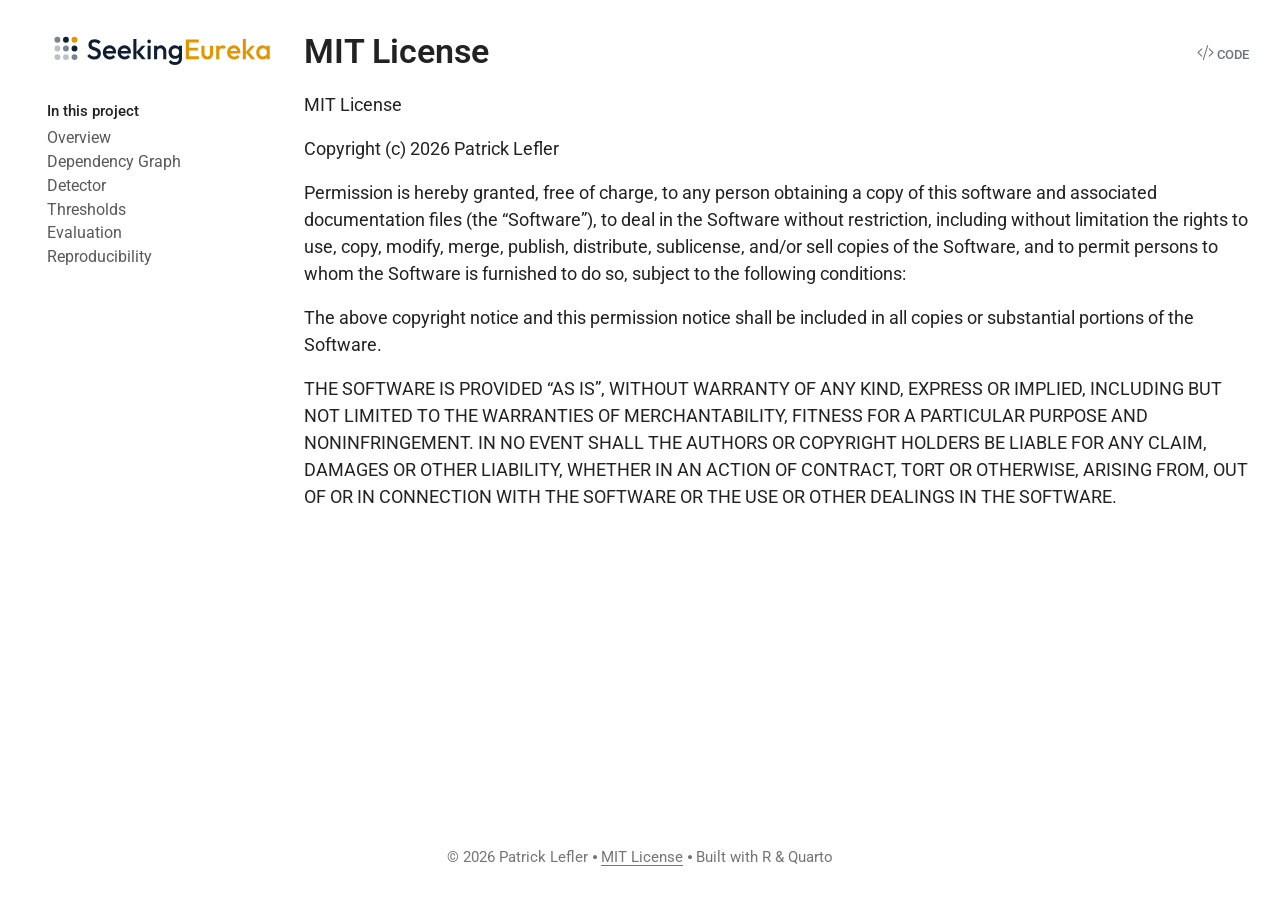
<file: docs/license.html>
<!DOCTYPE html>
<html xmlns="http://www.w3.org/1999/xhtml" lang="en" xml:lang="en"><head>

<meta charset="utf-8">
<meta name="generator" content="quarto-1.8.26">

<meta name="viewport" content="width=device-width, initial-scale=1.0, user-scalable=yes">


<title>MIT License – Cyber Anomaly Detection &amp; Dependency Risk</title>
<style>
code{white-space: pre-wrap;}
span.smallcaps{font-variant: small-caps;}
div.columns{display: flex; gap: min(4vw, 1.5em);}
div.column{flex: auto; overflow-x: auto;}
div.hanging-indent{margin-left: 1.5em; text-indent: -1.5em;}
ul.task-list{list-style: none;}
ul.task-list li input[type="checkbox"] {
  width: 0.8em;
  margin: 0 0.8em 0.2em -1em; /* quarto-specific, see https://github.com/quarto-dev/quarto-cli/issues/4556 */ 
  vertical-align: middle;
}
/* CSS for syntax highlighting */
html { -webkit-text-size-adjust: 100%; }
pre > code.sourceCode { white-space: pre; position: relative; }
pre > code.sourceCode > span { display: inline-block; line-height: 1.25; }
pre > code.sourceCode > span:empty { height: 1.2em; }
.sourceCode { overflow: visible; }
code.sourceCode > span { color: inherit; text-decoration: inherit; }
div.sourceCode { margin: 1em 0; }
pre.sourceCode { margin: 0; }
@media screen {
div.sourceCode { overflow: auto; }
}
@media print {
pre > code.sourceCode { white-space: pre-wrap; }
pre > code.sourceCode > span { text-indent: -5em; padding-left: 5em; }
}
pre.numberSource code
  { counter-reset: source-line 0; }
pre.numberSource code > span
  { position: relative; left: -4em; counter-increment: source-line; }
pre.numberSource code > span > a:first-child::before
  { content: counter(source-line);
    position: relative; left: -1em; text-align: right; vertical-align: baseline;
    border: none; display: inline-block;
    -webkit-touch-callout: none; -webkit-user-select: none;
    -khtml-user-select: none; -moz-user-select: none;
    -ms-user-select: none; user-select: none;
    padding: 0 4px; width: 4em;
  }
pre.numberSource { margin-left: 3em;  padding-left: 4px; }
div.sourceCode
  {   }
@media screen {
pre > code.sourceCode > span > a:first-child::before { text-decoration: underline; }
}
</style>


<script src="site_libs/quarto-nav/quarto-nav.js"></script>
<script src="site_libs/quarto-nav/headroom.min.js"></script>
<link href="./assets/images/favicon.svg" rel="icon" type="image/svg+xml">
<script src="site_libs/clipboard/clipboard.min.js"></script>
<script src="site_libs/quarto-html/quarto.js" type="module"></script>
<script src="site_libs/quarto-html/tabsets/tabsets.js" type="module"></script>
<script src="site_libs/quarto-html/axe/axe-check.js" type="module"></script>
<script src="site_libs/quarto-html/popper.min.js"></script>
<script src="site_libs/quarto-html/tippy.umd.min.js"></script>
<script src="site_libs/quarto-html/anchor.min.js"></script>
<link href="site_libs/quarto-html/tippy.css" rel="stylesheet">
<link href="site_libs/quarto-html/quarto-syntax-highlighting-f194567e5c6efeb013b28392ff62c8b4.css" rel="stylesheet" class="quarto-color-scheme" id="quarto-text-highlighting-styles">
<link href="site_libs/quarto-html/quarto-syntax-highlighting-dark-fee303ae6e2651b1828198bac5dac9d1.css" rel="stylesheet" class="quarto-color-scheme quarto-color-alternate" id="quarto-text-highlighting-styles">
<link href="site_libs/quarto-html/quarto-syntax-highlighting-f194567e5c6efeb013b28392ff62c8b4.css" rel="stylesheet" class="quarto-color-scheme-extra" id="quarto-text-highlighting-styles">
<script src="site_libs/bootstrap/bootstrap.min.js"></script>
<link href="site_libs/bootstrap/bootstrap-icons.css" rel="stylesheet">
<link href="site_libs/bootstrap/bootstrap-7a4d1d70176d107a1e293e9347671d6f.min.css" rel="stylesheet" append-hash="true" class="quarto-color-scheme" id="quarto-bootstrap" data-mode="light">
<link href="site_libs/bootstrap/bootstrap-dark-7a4d1d70176d107a1e293e9347671d6f.min.css" rel="stylesheet" append-hash="true" class="quarto-color-scheme quarto-color-alternate" id="quarto-bootstrap" data-mode="light">
<link href="site_libs/bootstrap/bootstrap-7a4d1d70176d107a1e293e9347671d6f.min.css" rel="stylesheet" append-hash="true" class="quarto-color-scheme-extra" id="quarto-bootstrap" data-mode="light">
<script id="quarto-search-options" type="application/json">{
  "language": {
    "search-no-results-text": "No results",
    "search-matching-documents-text": "matching documents",
    "search-copy-link-title": "Copy link to search",
    "search-hide-matches-text": "Hide additional matches",
    "search-more-match-text": "more match in this document",
    "search-more-matches-text": "more matches in this document",
    "search-clear-button-title": "Clear",
    "search-text-placeholder": "",
    "search-detached-cancel-button-title": "Cancel",
    "search-submit-button-title": "Submit",
    "search-label": "Search"
  }
}</script>
<style>html{ scroll-behavior: smooth; }</style>


</head>

<body class="nav-sidebar floating quarto-light">

<div id="quarto-search-results"></div>
  <header id="quarto-header" class="headroom fixed-top">
  <nav class="quarto-secondary-nav">
    <div class="container-fluid d-flex">
      <button type="button" class="quarto-btn-toggle btn" data-bs-toggle="collapse" role="button" data-bs-target=".quarto-sidebar-collapse-item" aria-controls="quarto-sidebar" aria-expanded="false" aria-label="Toggle sidebar navigation" onclick="if (window.quartoToggleHeadroom) { window.quartoToggleHeadroom(); }">
        <i class="bi bi-layout-text-sidebar-reverse"></i>
      </button>
        <nav class="quarto-page-breadcrumbs" aria-label="breadcrumb"><ol class="breadcrumb"><li class="breadcrumb-item">MIT License</li></ol></nav>
        <a class="flex-grow-1" role="navigation" data-bs-toggle="collapse" data-bs-target=".quarto-sidebar-collapse-item" aria-controls="quarto-sidebar" aria-expanded="false" aria-label="Toggle sidebar navigation" onclick="if (window.quartoToggleHeadroom) { window.quartoToggleHeadroom(); }">      
        </a>
    </div>
  </nav>
</header>
<!-- content -->
<div id="quarto-content" class="quarto-container page-columns page-rows-contents page-layout-full">
<!-- sidebar -->
  <nav id="quarto-sidebar" class="sidebar collapse collapse-horizontal quarto-sidebar-collapse-item sidebar-navigation floating overflow-auto">
    <div class="pt-lg-2 mt-2 text-left sidebar-header">
      <a href="./index.html" class="sidebar-logo-link">
      <img src="./assets/images/logo.svg" alt="Seeking Eureka" class="sidebar-logo light-content py-0 d-lg-inline d-none">
      <img src="./assets/images/logo.svg" alt="Seeking Eureka" class="sidebar-logo dark-content py-0 d-lg-inline d-none">
      </a>
      </div>
    <div class="sidebar-menu-container"> 
    <ul class="list-unstyled mt-1">
        <li class="sidebar-item">
  <div class="sidebar-item-container"> 
  <a href="./index.html" class="sidebar-item-text sidebar-link">
 <span class="menu-text">Overview</span></a>
  </div>
</li>
        <li class="sidebar-item">
  <div class="sidebar-item-container"> 
  <a href="./dependency-graph.html" class="sidebar-item-text sidebar-link">
 <span class="menu-text">Dependency Graph</span></a>
  </div>
</li>
        <li class="sidebar-item">
  <div class="sidebar-item-container"> 
  <a href="./detector.html" class="sidebar-item-text sidebar-link">
 <span class="menu-text">Detector</span></a>
  </div>
</li>
        <li class="sidebar-item">
  <div class="sidebar-item-container"> 
  <a href="./thresholds.html" class="sidebar-item-text sidebar-link">
 <span class="menu-text">Thresholds</span></a>
  </div>
</li>
        <li class="sidebar-item">
  <div class="sidebar-item-container"> 
  <a href="./evaluation.html" class="sidebar-item-text sidebar-link">
 <span class="menu-text">Evaluation</span></a>
  </div>
</li>
        <li class="sidebar-item">
  <div class="sidebar-item-container"> 
  <a href="./reproducibility.html" class="sidebar-item-text sidebar-link">
 <span class="menu-text">Reproducibility</span></a>
  </div>
</li>
    </ul>
    </div>
</nav>
<div id="quarto-sidebar-glass" class="quarto-sidebar-collapse-item" data-bs-toggle="collapse" data-bs-target=".quarto-sidebar-collapse-item"></div>
<!-- margin-sidebar -->
    
<!-- main -->
<main class="content column-page-right" id="quarto-document-content">

<header id="title-block-header" class="quarto-title-block default">
<div class="quarto-title">
<div class="quarto-title-block"><div><h1 class="title">MIT License</h1><button type="button" class="btn code-tools-button" id="quarto-code-tools-source"><i class="bi"></i> Code</button></div></div>
</div>



<div class="quarto-title-meta column-page-right">

    
  
    
  </div>
  


</header>


<p>MIT License</p>
<p>Copyright (c) 2026 Patrick Lefler</p>
<p>Permission is hereby granted, free of charge, to any person obtaining a copy of this software and associated documentation files (the “Software”), to deal in the Software without restriction, including without limitation the rights to use, copy, modify, merge, publish, distribute, sublicense, and/or sell copies of the Software, and to permit persons to whom the Software is furnished to do so, subject to the following conditions:</p>
<p>The above copyright notice and this permission notice shall be included in all copies or substantial portions of the Software.</p>
<p>THE SOFTWARE IS PROVIDED “AS IS”, WITHOUT WARRANTY OF ANY KIND, EXPRESS OR IMPLIED, INCLUDING BUT NOT LIMITED TO THE WARRANTIES OF MERCHANTABILITY, FITNESS FOR A PARTICULAR PURPOSE AND NONINFRINGEMENT. IN NO EVENT SHALL THE AUTHORS OR COPYRIGHT HOLDERS BE LIABLE FOR ANY CLAIM, DAMAGES OR OTHER LIABILITY, WHETHER IN AN ACTION OF CONTRACT, TORT OR OTHERWISE, ARISING FROM, OUT OF OR IN CONNECTION WITH THE SOFTWARE OR THE USE OR OTHER DEALINGS IN THE SOFTWARE.</p>


<!-- -->


</main> <!-- /main -->
<script id="quarto-html-after-body" type="application/javascript">
  window.document.addEventListener("DOMContentLoaded", function (event) {
    const icon = "";
    const anchorJS = new window.AnchorJS();
    anchorJS.options = {
      placement: 'right',
      icon: icon
    };
    anchorJS.add('.anchored');
    const isCodeAnnotation = (el) => {
      for (const clz of el.classList) {
        if (clz.startsWith('code-annotation-')) {                     
          return true;
        }
      }
      return false;
    }
    const onCopySuccess = function(e) {
      // button target
      const button = e.trigger;
      // don't keep focus
      button.blur();
      // flash "checked"
      button.classList.add('code-copy-button-checked');
      var currentTitle = button.getAttribute("title");
      button.setAttribute("title", "Copied!");
      let tooltip;
      if (window.bootstrap) {
        button.setAttribute("data-bs-toggle", "tooltip");
        button.setAttribute("data-bs-placement", "left");
        button.setAttribute("data-bs-title", "Copied!");
        tooltip = new bootstrap.Tooltip(button, 
          { trigger: "manual", 
            customClass: "code-copy-button-tooltip",
            offset: [0, -8]});
        tooltip.show();    
      }
      setTimeout(function() {
        if (tooltip) {
          tooltip.hide();
          button.removeAttribute("data-bs-title");
          button.removeAttribute("data-bs-toggle");
          button.removeAttribute("data-bs-placement");
        }
        button.setAttribute("title", currentTitle);
        button.classList.remove('code-copy-button-checked');
      }, 1000);
      // clear code selection
      e.clearSelection();
    }
    const getTextToCopy = function(trigger) {
      const outerScaffold = trigger.parentElement.cloneNode(true);
      const codeEl = outerScaffold.querySelector('code');
      for (const childEl of codeEl.children) {
        if (isCodeAnnotation(childEl)) {
          childEl.remove();
        }
      }
      return codeEl.innerText;
    }
    const clipboard = new window.ClipboardJS('.code-copy-button:not([data-in-quarto-modal])', {
      text: getTextToCopy
    });
    clipboard.on('success', onCopySuccess);
    if (window.document.getElementById('quarto-embedded-source-code-modal')) {
      const clipboardModal = new window.ClipboardJS('.code-copy-button[data-in-quarto-modal]', {
        text: getTextToCopy,
        container: window.document.getElementById('quarto-embedded-source-code-modal')
      });
      clipboardModal.on('success', onCopySuccess);
    }
    const viewSource = window.document.getElementById('quarto-view-source') ||
                       window.document.getElementById('quarto-code-tools-source');
    if (viewSource) {
      const sourceUrl = viewSource.getAttribute("data-quarto-source-url");
      viewSource.addEventListener("click", function(e) {
        if (sourceUrl) {
          // rstudio viewer pane
          if (/\bcapabilities=\b/.test(window.location)) {
            window.open(sourceUrl);
          } else {
            window.location.href = sourceUrl;
          }
        } else {
          const modal = new bootstrap.Modal(document.getElementById('quarto-embedded-source-code-modal'));
          modal.show();
        }
        return false;
      });
    }
    function toggleCodeHandler(show) {
      return function(e) {
        const detailsSrc = window.document.querySelectorAll(".cell > details > .sourceCode");
        for (let i=0; i<detailsSrc.length; i++) {
          const details = detailsSrc[i].parentElement;
          if (show) {
            details.open = true;
          } else {
            details.removeAttribute("open");
          }
        }
        const cellCodeDivs = window.document.querySelectorAll(".cell > .sourceCode");
        const fromCls = show ? "hidden" : "unhidden";
        const toCls = show ? "unhidden" : "hidden";
        for (let i=0; i<cellCodeDivs.length; i++) {
          const codeDiv = cellCodeDivs[i];
          if (codeDiv.classList.contains(fromCls)) {
            codeDiv.classList.remove(fromCls);
            codeDiv.classList.add(toCls);
          } 
        }
        return false;
      }
    }
    const hideAllCode = window.document.getElementById("quarto-hide-all-code");
    if (hideAllCode) {
      hideAllCode.addEventListener("click", toggleCodeHandler(false));
    }
    const showAllCode = window.document.getElementById("quarto-show-all-code");
    if (showAllCode) {
      showAllCode.addEventListener("click", toggleCodeHandler(true));
    }
      var localhostRegex = new RegExp(/^(?:http|https):\/\/localhost\:?[0-9]*\//);
      var mailtoRegex = new RegExp(/^mailto:/);
        var filterRegex = new RegExp('/' + window.location.host + '/');
      var isInternal = (href) => {
          return filterRegex.test(href) || localhostRegex.test(href) || mailtoRegex.test(href);
      }
      // Inspect non-navigation links and adorn them if external
     var links = window.document.querySelectorAll('a[href]:not(.nav-link):not(.navbar-brand):not(.toc-action):not(.sidebar-link):not(.sidebar-item-toggle):not(.pagination-link):not(.no-external):not([aria-hidden]):not(.dropdown-item):not(.quarto-navigation-tool):not(.about-link)');
      for (var i=0; i<links.length; i++) {
        const link = links[i];
        if (!isInternal(link.href)) {
          // undo the damage that might have been done by quarto-nav.js in the case of
          // links that we want to consider external
          if (link.dataset.originalHref !== undefined) {
            link.href = link.dataset.originalHref;
          }
        }
      }
    function tippyHover(el, contentFn, onTriggerFn, onUntriggerFn) {
      const config = {
        allowHTML: true,
        maxWidth: 500,
        delay: 100,
        arrow: false,
        appendTo: function(el) {
            return el.parentElement;
        },
        interactive: true,
        interactiveBorder: 10,
        theme: 'quarto',
        placement: 'bottom-start',
      };
      if (contentFn) {
        config.content = contentFn;
      }
      if (onTriggerFn) {
        config.onTrigger = onTriggerFn;
      }
      if (onUntriggerFn) {
        config.onUntrigger = onUntriggerFn;
      }
      window.tippy(el, config); 
    }
    const noterefs = window.document.querySelectorAll('a[role="doc-noteref"]');
    for (var i=0; i<noterefs.length; i++) {
      const ref = noterefs[i];
      tippyHover(ref, function() {
        // use id or data attribute instead here
        let href = ref.getAttribute('data-footnote-href') || ref.getAttribute('href');
        try { href = new URL(href).hash; } catch {}
        const id = href.replace(/^#\/?/, "");
        const note = window.document.getElementById(id);
        if (note) {
          return note.innerHTML;
        } else {
          return "";
        }
      });
    }
    const xrefs = window.document.querySelectorAll('a.quarto-xref');
    const processXRef = (id, note) => {
      // Strip column container classes
      const stripColumnClz = (el) => {
        el.classList.remove("page-full", "page-columns");
        if (el.children) {
          for (const child of el.children) {
            stripColumnClz(child);
          }
        }
      }
      stripColumnClz(note)
      if (id === null || id.startsWith('sec-')) {
        // Special case sections, only their first couple elements
        const container = document.createElement("div");
        if (note.children && note.children.length > 2) {
          container.appendChild(note.children[0].cloneNode(true));
          for (let i = 1; i < note.children.length; i++) {
            const child = note.children[i];
            if (child.tagName === "P" && child.innerText === "") {
              continue;
            } else {
              container.appendChild(child.cloneNode(true));
              break;
            }
          }
          if (window.Quarto?.typesetMath) {
            window.Quarto.typesetMath(container);
          }
          return container.innerHTML
        } else {
          if (window.Quarto?.typesetMath) {
            window.Quarto.typesetMath(note);
          }
          return note.innerHTML;
        }
      } else {
        // Remove any anchor links if they are present
        const anchorLink = note.querySelector('a.anchorjs-link');
        if (anchorLink) {
          anchorLink.remove();
        }
        if (window.Quarto?.typesetMath) {
          window.Quarto.typesetMath(note);
        }
        if (note.classList.contains("callout")) {
          return note.outerHTML;
        } else {
          return note.innerHTML;
        }
      }
    }
    for (var i=0; i<xrefs.length; i++) {
      const xref = xrefs[i];
      tippyHover(xref, undefined, function(instance) {
        instance.disable();
        let url = xref.getAttribute('href');
        let hash = undefined; 
        if (url.startsWith('#')) {
          hash = url;
        } else {
          try { hash = new URL(url).hash; } catch {}
        }
        if (hash) {
          const id = hash.replace(/^#\/?/, "");
          const note = window.document.getElementById(id);
          if (note !== null) {
            try {
              const html = processXRef(id, note.cloneNode(true));
              instance.setContent(html);
            } finally {
              instance.enable();
              instance.show();
            }
          } else {
            // See if we can fetch this
            fetch(url.split('#')[0])
            .then(res => res.text())
            .then(html => {
              const parser = new DOMParser();
              const htmlDoc = parser.parseFromString(html, "text/html");
              const note = htmlDoc.getElementById(id);
              if (note !== null) {
                const html = processXRef(id, note);
                instance.setContent(html);
              } 
            }).finally(() => {
              instance.enable();
              instance.show();
            });
          }
        } else {
          // See if we can fetch a full url (with no hash to target)
          // This is a special case and we should probably do some content thinning / targeting
          fetch(url)
          .then(res => res.text())
          .then(html => {
            const parser = new DOMParser();
            const htmlDoc = parser.parseFromString(html, "text/html");
            const note = htmlDoc.querySelector('main.content');
            if (note !== null) {
              // This should only happen for chapter cross references
              // (since there is no id in the URL)
              // remove the first header
              if (note.children.length > 0 && note.children[0].tagName === "HEADER") {
                note.children[0].remove();
              }
              const html = processXRef(null, note);
              instance.setContent(html);
            } 
          }).finally(() => {
            instance.enable();
            instance.show();
          });
        }
      }, function(instance) {
      });
    }
        let selectedAnnoteEl;
        const selectorForAnnotation = ( cell, annotation) => {
          let cellAttr = 'data-code-cell="' + cell + '"';
          let lineAttr = 'data-code-annotation="' +  annotation + '"';
          const selector = 'span[' + cellAttr + '][' + lineAttr + ']';
          return selector;
        }
        const selectCodeLines = (annoteEl) => {
          const doc = window.document;
          const targetCell = annoteEl.getAttribute("data-target-cell");
          const targetAnnotation = annoteEl.getAttribute("data-target-annotation");
          const annoteSpan = window.document.querySelector(selectorForAnnotation(targetCell, targetAnnotation));
          const lines = annoteSpan.getAttribute("data-code-lines").split(",");
          const lineIds = lines.map((line) => {
            return targetCell + "-" + line;
          })
          let top = null;
          let height = null;
          let parent = null;
          if (lineIds.length > 0) {
              //compute the position of the single el (top and bottom and make a div)
              const el = window.document.getElementById(lineIds[0]);
              top = el.offsetTop;
              height = el.offsetHeight;
              parent = el.parentElement.parentElement;
            if (lineIds.length > 1) {
              const lastEl = window.document.getElementById(lineIds[lineIds.length - 1]);
              const bottom = lastEl.offsetTop + lastEl.offsetHeight;
              height = bottom - top;
            }
            if (top !== null && height !== null && parent !== null) {
              // cook up a div (if necessary) and position it 
              let div = window.document.getElementById("code-annotation-line-highlight");
              if (div === null) {
                div = window.document.createElement("div");
                div.setAttribute("id", "code-annotation-line-highlight");
                div.style.position = 'absolute';
                parent.appendChild(div);
              }
              div.style.top = top - 2 + "px";
              div.style.height = height + 4 + "px";
              div.style.left = 0;
              let gutterDiv = window.document.getElementById("code-annotation-line-highlight-gutter");
              if (gutterDiv === null) {
                gutterDiv = window.document.createElement("div");
                gutterDiv.setAttribute("id", "code-annotation-line-highlight-gutter");
                gutterDiv.style.position = 'absolute';
                const codeCell = window.document.getElementById(targetCell);
                const gutter = codeCell.querySelector('.code-annotation-gutter');
                gutter.appendChild(gutterDiv);
              }
              gutterDiv.style.top = top - 2 + "px";
              gutterDiv.style.height = height + 4 + "px";
            }
            selectedAnnoteEl = annoteEl;
          }
        };
        const unselectCodeLines = () => {
          const elementsIds = ["code-annotation-line-highlight", "code-annotation-line-highlight-gutter"];
          elementsIds.forEach((elId) => {
            const div = window.document.getElementById(elId);
            if (div) {
              div.remove();
            }
          });
          selectedAnnoteEl = undefined;
        };
          // Handle positioning of the toggle
      window.addEventListener(
        "resize",
        throttle(() => {
          elRect = undefined;
          if (selectedAnnoteEl) {
            selectCodeLines(selectedAnnoteEl);
          }
        }, 10)
      );
      function throttle(fn, ms) {
      let throttle = false;
      let timer;
        return (...args) => {
          if(!throttle) { // first call gets through
              fn.apply(this, args);
              throttle = true;
          } else { // all the others get throttled
              if(timer) clearTimeout(timer); // cancel #2
              timer = setTimeout(() => {
                fn.apply(this, args);
                timer = throttle = false;
              }, ms);
          }
        };
      }
        // Attach click handler to the DT
        const annoteDls = window.document.querySelectorAll('dt[data-target-cell]');
        for (const annoteDlNode of annoteDls) {
          annoteDlNode.addEventListener('click', (event) => {
            const clickedEl = event.target;
            if (clickedEl !== selectedAnnoteEl) {
              unselectCodeLines();
              const activeEl = window.document.querySelector('dt[data-target-cell].code-annotation-active');
              if (activeEl) {
                activeEl.classList.remove('code-annotation-active');
              }
              selectCodeLines(clickedEl);
              clickedEl.classList.add('code-annotation-active');
            } else {
              // Unselect the line
              unselectCodeLines();
              clickedEl.classList.remove('code-annotation-active');
            }
          });
        }
    const findCites = (el) => {
      const parentEl = el.parentElement;
      if (parentEl) {
        const cites = parentEl.dataset.cites;
        if (cites) {
          return {
            el,
            cites: cites.split(' ')
          };
        } else {
          return findCites(el.parentElement)
        }
      } else {
        return undefined;
      }
    };
    var bibliorefs = window.document.querySelectorAll('a[role="doc-biblioref"]');
    for (var i=0; i<bibliorefs.length; i++) {
      const ref = bibliorefs[i];
      const citeInfo = findCites(ref);
      if (citeInfo) {
        tippyHover(citeInfo.el, function() {
          var popup = window.document.createElement('div');
          citeInfo.cites.forEach(function(cite) {
            var citeDiv = window.document.createElement('div');
            citeDiv.classList.add('hanging-indent');
            citeDiv.classList.add('csl-entry');
            var biblioDiv = window.document.getElementById('ref-' + cite);
            if (biblioDiv) {
              citeDiv.innerHTML = biblioDiv.innerHTML;
            }
            popup.appendChild(citeDiv);
          });
          return popup.innerHTML;
        });
      }
    }
  });
  </script><div class="modal fade" id="quarto-embedded-source-code-modal" tabindex="-1" aria-labelledby="quarto-embedded-source-code-modal-label" aria-hidden="true"><div class="modal-dialog modal-dialog-scrollable"><div class="modal-content"><div class="modal-header"><h5 class="modal-title" id="quarto-embedded-source-code-modal-label">Source Code</h5><button class="btn-close" data-bs-dismiss="modal"></button></div><div class="modal-body"><div class="">
<div class="code-copy-outer-scaffold"><div class="sourceCode" id="cb1" data-shortcodes="false"><pre class="sourceCode markdown code-with-copy"><code class="sourceCode markdown"><span id="cb1-1"><a href="#cb1-1" aria-hidden="true" tabindex="-1"></a><span class="co">---</span></span>
<span id="cb1-2"><a href="#cb1-2" aria-hidden="true" tabindex="-1"></a><span class="an">title:</span><span class="co"> "MIT License"</span></span>
<span id="cb1-3"><a href="#cb1-3" aria-hidden="true" tabindex="-1"></a><span class="an">toc:</span><span class="co"> false</span></span>
<span id="cb1-4"><a href="#cb1-4" aria-hidden="true" tabindex="-1"></a><span class="co">---</span></span>
<span id="cb1-5"><a href="#cb1-5" aria-hidden="true" tabindex="-1"></a></span>
<span id="cb1-6"><a href="#cb1-6" aria-hidden="true" tabindex="-1"></a>{{&lt; include LICENSE &gt;}}</span></code></pre></div><button title="Copy to Clipboard" class="code-copy-button" data-in-quarto-modal=""><i class="bi"></i></button></div>
</div></div></div></div></div>
</div> <!-- /content -->
<footer class="footer">
  <div class="nav-footer">
    <div class="nav-footer-left">
      &nbsp;
    </div>   
    <div class="nav-footer-center">
<p>© 2026 Patrick Lefler ⦁ <a href="./license.html">MIT License</a> ⦁ Built with R &amp; Quarto</p>
</div>
    <div class="nav-footer-right">
      &nbsp;
    </div>
  </div>
</footer>




<script src="site_libs/quarto-html/zenscroll-min.js"></script>
</body></html>
</file>
<file: docs/site_libs/quarto-html/tippy.css>
.tippy-box[data-animation=fade][data-state=hidden]{opacity:0}[data-tippy-root]{max-width:calc(100vw - 10px)}.tippy-box{position:relative;background-color:#333;color:#fff;border-radius:4px;font-size:14px;line-height:1.4;white-space:normal;outline:0;transition-property:transform,visibility,opacity}.tippy-box[data-placement^=top]>.tippy-arrow{bottom:0}.tippy-box[data-placement^=top]>.tippy-arrow:before{bottom:-7px;left:0;border-width:8px 8px 0;border-top-color:initial;transform-origin:center top}.tippy-box[data-placement^=bottom]>.tippy-arrow{top:0}.tippy-box[data-placement^=bottom]>.tippy-arrow:before{top:-7px;left:0;border-width:0 8px 8px;border-bottom-color:initial;transform-origin:center bottom}.tippy-box[data-placement^=left]>.tippy-arrow{right:0}.tippy-box[data-placement^=left]>.tippy-arrow:before{border-width:8px 0 8px 8px;border-left-color:initial;right:-7px;transform-origin:center left}.tippy-box[data-placement^=right]>.tippy-arrow{left:0}.tippy-box[data-placement^=right]>.tippy-arrow:before{left:-7px;border-width:8px 8px 8px 0;border-right-color:initial;transform-origin:center right}.tippy-box[data-inertia][data-state=visible]{transition-timing-function:cubic-bezier(.54,1.5,.38,1.11)}.tippy-arrow{width:16px;height:16px;color:#333}.tippy-arrow:before{content:"";position:absolute;border-color:transparent;border-style:solid}.tippy-content{position:relative;padding:5px 9px;z-index:1}
</file>
<file: docs/site_libs/quarto-html/quarto-syntax-highlighting-f194567e5c6efeb013b28392ff62c8b4.css>
/* quarto syntax highlight colors */
:root {
  --quarto-hl-ot-color: #003B4F;
  --quarto-hl-at-color: #657422;
  --quarto-hl-ss-color: #20794D;
  --quarto-hl-an-color: #5E5E5E;
  --quarto-hl-fu-color: #4758AB;
  --quarto-hl-st-color: #20794D;
  --quarto-hl-cf-color: #003B4F;
  --quarto-hl-op-color: #5E5E5E;
  --quarto-hl-er-color: #AD0000;
  --quarto-hl-bn-color: #AD0000;
  --quarto-hl-al-color: #AD0000;
  --quarto-hl-va-color: #111111;
  --quarto-hl-bu-color: inherit;
  --quarto-hl-ex-color: inherit;
  --quarto-hl-pp-color: #AD0000;
  --quarto-hl-in-color: #5E5E5E;
  --quarto-hl-vs-color: #20794D;
  --quarto-hl-wa-color: #5E5E5E;
  --quarto-hl-do-color: #5E5E5E;
  --quarto-hl-im-color: #00769E;
  --quarto-hl-ch-color: #20794D;
  --quarto-hl-dt-color: #AD0000;
  --quarto-hl-fl-color: #AD0000;
  --quarto-hl-co-color: #5E5E5E;
  --quarto-hl-cv-color: #5E5E5E;
  --quarto-hl-cn-color: #8f5902;
  --quarto-hl-sc-color: #5E5E5E;
  --quarto-hl-dv-color: #AD0000;
  --quarto-hl-kw-color: #003B4F;
}

/* other quarto variables */
:root {
  --quarto-font-monospace: Space Mono;
}

/* syntax highlight based on Pandoc's rules */
pre > code.sourceCode > span {
  color: #003B4F;
}

code.sourceCode > span {
  color: #003B4F;
}

div.sourceCode,
div.sourceCode pre.sourceCode {
  color: #003B4F;
}

/* Normal */
code span {
  color: #003B4F;
}

/* Alert */
code span.al {
  color: #AD0000;
  font-style: inherit;
}

/* Annotation */
code span.an {
  color: #5E5E5E;
  font-style: inherit;
}

/* Attribute */
code span.at {
  color: #657422;
  font-style: inherit;
}

/* BaseN */
code span.bn {
  color: #AD0000;
  font-style: inherit;
}

/* BuiltIn */
code span.bu {
  font-style: inherit;
}

/* ControlFlow */
code span.cf {
  color: #003B4F;
  font-weight: bold;
  font-style: inherit;
}

/* Char */
code span.ch {
  color: #20794D;
  font-style: inherit;
}

/* Constant */
code span.cn {
  color: #8f5902;
  font-style: inherit;
}

/* Comment */
code span.co {
  color: #5E5E5E;
  font-style: inherit;
}

/* CommentVar */
code span.cv {
  color: #5E5E5E;
  font-style: italic;
}

/* Documentation */
code span.do {
  color: #5E5E5E;
  font-style: italic;
}

/* DataType */
code span.dt {
  color: #AD0000;
  font-style: inherit;
}

/* DecVal */
code span.dv {
  color: #AD0000;
  font-style: inherit;
}

/* Error */
code span.er {
  color: #AD0000;
  font-style: inherit;
}

/* Extension */
code span.ex {
  font-style: inherit;
}

/* Float */
code span.fl {
  color: #AD0000;
  font-style: inherit;
}

/* Function */
code span.fu {
  color: #4758AB;
  font-style: inherit;
}

/* Import */
code span.im {
  color: #00769E;
  font-style: inherit;
}

/* Information */
code span.in {
  color: #5E5E5E;
  font-style: inherit;
}

/* Keyword */
code span.kw {
  color: #003B4F;
  font-weight: bold;
  font-style: inherit;
}

/* Operator */
code span.op {
  color: #5E5E5E;
  font-style: inherit;
}

/* Other */
code span.ot {
  color: #003B4F;
  font-style: inherit;
}

/* Preprocessor */
code span.pp {
  color: #AD0000;
  font-style: inherit;
}

/* SpecialChar */
code span.sc {
  color: #5E5E5E;
  font-style: inherit;
}

/* SpecialString */
code span.ss {
  color: #20794D;
  font-style: inherit;
}

/* String */
code span.st {
  color: #20794D;
  font-style: inherit;
}

/* Variable */
code span.va {
  color: #111111;
  font-style: inherit;
}

/* VerbatimString */
code span.vs {
  color: #20794D;
  font-style: inherit;
}

/* Warning */
code span.wa {
  color: #5E5E5E;
  font-style: italic;
}

.prevent-inlining {
  content: "</";
}

/*# sourceMappingURL=4e45ddd9e56e7cf3674f9944387b52d6.css.map */
</file>
<file: docs/site_libs/quarto-html/quarto-syntax-highlighting-dark-fee303ae6e2651b1828198bac5dac9d1.css>
/* quarto syntax highlight colors */
:root {
  --quarto-hl-al-color: #f07178;
  --quarto-hl-an-color: #d4d0ab;
  --quarto-hl-at-color: #00e0e0;
  --quarto-hl-bn-color: #d4d0ab;
  --quarto-hl-bu-color: #abe338;
  --quarto-hl-ch-color: #abe338;
  --quarto-hl-co-color: #f8f8f2;
  --quarto-hl-cv-color: #ffd700;
  --quarto-hl-cn-color: #ffd700;
  --quarto-hl-cf-color: #ffa07a;
  --quarto-hl-dt-color: #ffa07a;
  --quarto-hl-dv-color: #d4d0ab;
  --quarto-hl-do-color: #f8f8f2;
  --quarto-hl-er-color: #f07178;
  --quarto-hl-ex-color: #00e0e0;
  --quarto-hl-fl-color: #d4d0ab;
  --quarto-hl-fu-color: #ffa07a;
  --quarto-hl-im-color: #abe338;
  --quarto-hl-in-color: #d4d0ab;
  --quarto-hl-kw-color: #ffa07a;
  --quarto-hl-op-color: #ffa07a;
  --quarto-hl-ot-color: #00e0e0;
  --quarto-hl-pp-color: #dcc6e0;
  --quarto-hl-re-color: #00e0e0;
  --quarto-hl-sc-color: #abe338;
  --quarto-hl-ss-color: #abe338;
  --quarto-hl-st-color: #abe338;
  --quarto-hl-va-color: #00e0e0;
  --quarto-hl-vs-color: #abe338;
  --quarto-hl-wa-color: #dcc6e0;
}

/* other quarto variables */
:root {
  --quarto-font-monospace: Space Mono;
}

/* syntax highlight based on Pandoc's rules */
pre > code.sourceCode > span {
  color: #f8f8f2;
}

code.sourceCode > span {
  color: #f8f8f2;
}

div.sourceCode,
div.sourceCode pre.sourceCode {
  color: #f8f8f2;
}

/* Normal */
code span {
  color: #f8f8f2;
}

/* Alert */
code span.al {
  color: #f07178;
}

/* Annotation */
code span.an {
  color: #d4d0ab;
}

/* Attribute */
code span.at {
  color: #00e0e0;
}

/* BaseN */
code span.bn {
  color: #d4d0ab;
}

/* BuiltIn */
code span.bu {
  color: #abe338;
}

/* ControlFlow */
code span.cf {
  font-weight: bold;
  color: #ffa07a;
}

/* Char */
code span.ch {
  color: #abe338;
}

/* Constant */
code span.cn {
  color: #ffd700;
}

/* Comment */
code span.co {
  font-style: italic;
  color: #f8f8f2;
}

/* CommentVar */
code span.cv {
  color: #ffd700;
}

/* Documentation */
code span.do {
  color: #f8f8f2;
}

/* DataType */
code span.dt {
  color: #ffa07a;
}

/* DecVal */
code span.dv {
  color: #d4d0ab;
}

/* Error */
code span.er {
  color: #f07178;
  text-decoration: underline;
}

/* Extension */
code span.ex {
  font-weight: bold;
  color: #00e0e0;
}

/* Float */
code span.fl {
  color: #d4d0ab;
}

/* Function */
code span.fu {
  color: #ffa07a;
}

/* Import */
code span.im {
  color: #abe338;
}

/* Information */
code span.in {
  color: #d4d0ab;
}

/* Keyword */
code span.kw {
  font-weight: bold;
  color: #ffa07a;
}

/* Operator */
code span.op {
  color: #ffa07a;
}

/* Other */
code span.ot {
  color: #00e0e0;
}

/* Preprocessor */
code span.pp {
  color: #dcc6e0;
}

/* RegionMarker */
code span.re {
  background-color: #f8f8f2;
  color: #00e0e0;
}

/* SpecialChar */
code span.sc {
  color: #abe338;
}

/* SpecialString */
code span.ss {
  color: #abe338;
}

/* String */
code span.st {
  color: #abe338;
}

/* Variable */
code span.va {
  color: #00e0e0;
}

/* VerbatimString */
code span.vs {
  color: #abe338;
}

/* Warning */
code span.wa {
  color: #dcc6e0;
}

.prevent-inlining {
  content: "</";
}

/*# sourceMappingURL=1205169b801d38b705d886eb8097f92f.css.map */
</file>
